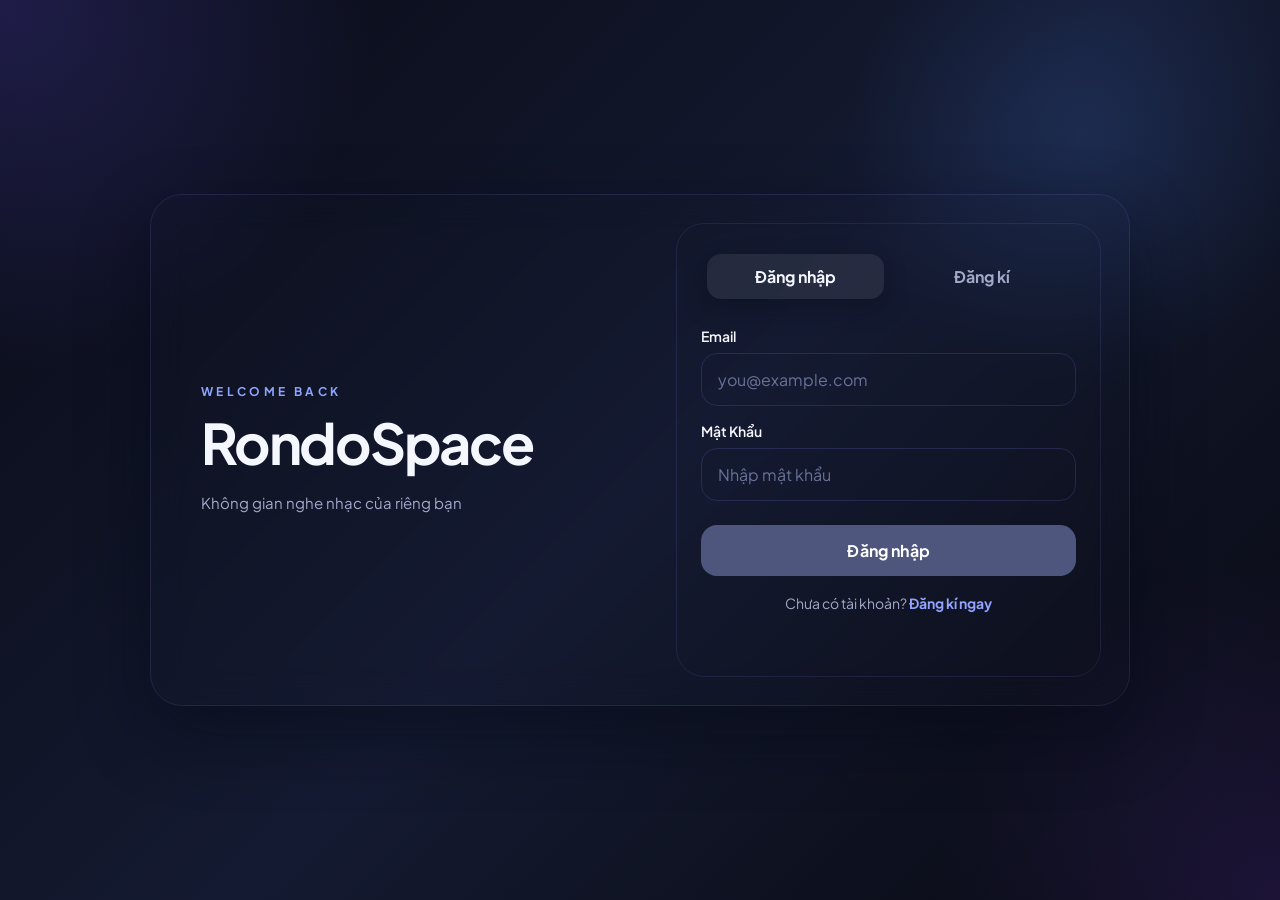
<file: root/index.html>
<!DOCTYPE html>
<html lang="vi">
<head>
  <meta charset="UTF-8">
  <meta name="viewport" content="width=device-width, initial-scale=1.0">
  <title>RondoSpace</title>
  <link rel="preconnect" href="https://fonts.googleapis.com">
  <link rel="preconnect" href="https://fonts.gstatic.com" crossorigin>
  <link href="https://fonts.googleapis.com/css2?family=Plus+Jakarta+Sans:wght@400;500;600;700&display=swap" rel="stylesheet">
  <link rel="stylesheet" href="../css/log-in.css">
</head>
<body>
  <main class="auth-shell">
    <section class="auth-card">
      <div class="auth-copy">
        <p class="eyebrow">WELCOME BACK</p>
        <h1>RondoSpace</h1>
        <p class="subtext">Không gian nghe nhạc của riêng bạn</p>
      </div>

      <div class="auth-panel">
        <div class="auth-tabs" role="tablist" aria-label="Authentication tabs">
          <button class="tab-button is-active" id="loginTab" type="button" data-target="loginPanel" aria-selected="true">
            Đăng nhập
          </button>
          <button class="tab-button" id="signupTab" type="button" data-target="signupPanel" aria-selected="false">
            Đăng kí
          </button>
        </div>

        <form class="auth-form is-active" id="loginPanel" novalidate>
          <div class="field">
            <label for="loginEmail">Email</label>
            <input id="loginEmail" name="email" type="email" placeholder="you@example.com" autocomplete="email">
          </div>

          <div class="field">
            <label for="loginPassword">Mật Khẩu</label>
            <input id="loginPassword" name="password" type="password" placeholder="Nhập mật khẩu" autocomplete="current-password">
          </div>

          <button class="submit-button" id="loginButton" type="submit" disabled>Đăng nhập</button>

          <p class="form-note">
            Chưa có tài khoản?
            <button class="inline-switch" type="button" data-switch="signupPanel">Đăng kí ngay</button>
          </p>
        </form>

        <form class="auth-form" id="signupPanel" novalidate hidden>
          <div class="field">
            <label for="signupEmail">Email</label>
            <input id="signupEmail" name="email" type="email" placeholder="you@example.com" autocomplete="email">
          </div>

          <div class="field">
            <label for="signupPassword">Mậu khẩu</label>
            <input id="signupPassword" name="password" type="password" placeholder="Tạo mật khẩu" autocomplete="new-password">
          </div>

          <div class="field">
            <label for="signupConfirmPassword">Nhập lại mật khẩu</label>
            <input id="signupConfirmPassword" name="confirmPassword" type="password" placeholder="Nhập lại mật khẩu" autocomplete="new-password">
          </div>

          <p class="field-warning" id="signupWarning" aria-live="polite"></p>

          <button class="submit-button" id="signupButton" type="submit" disabled>Đăng kí</button>

          <p class="form-note">
            Đã có tài khoản?
            <button class="inline-switch" type="button" data-switch="loginPanel">Quay lại đăng nhập</button>
          </p>
        </form>

        <p class="status-message" id="statusMessage" aria-live="polite"></p>
      </div>
    </section>
  </main>

  <script src="../js/log-in.js"></script>
</body>
</html>
</file>
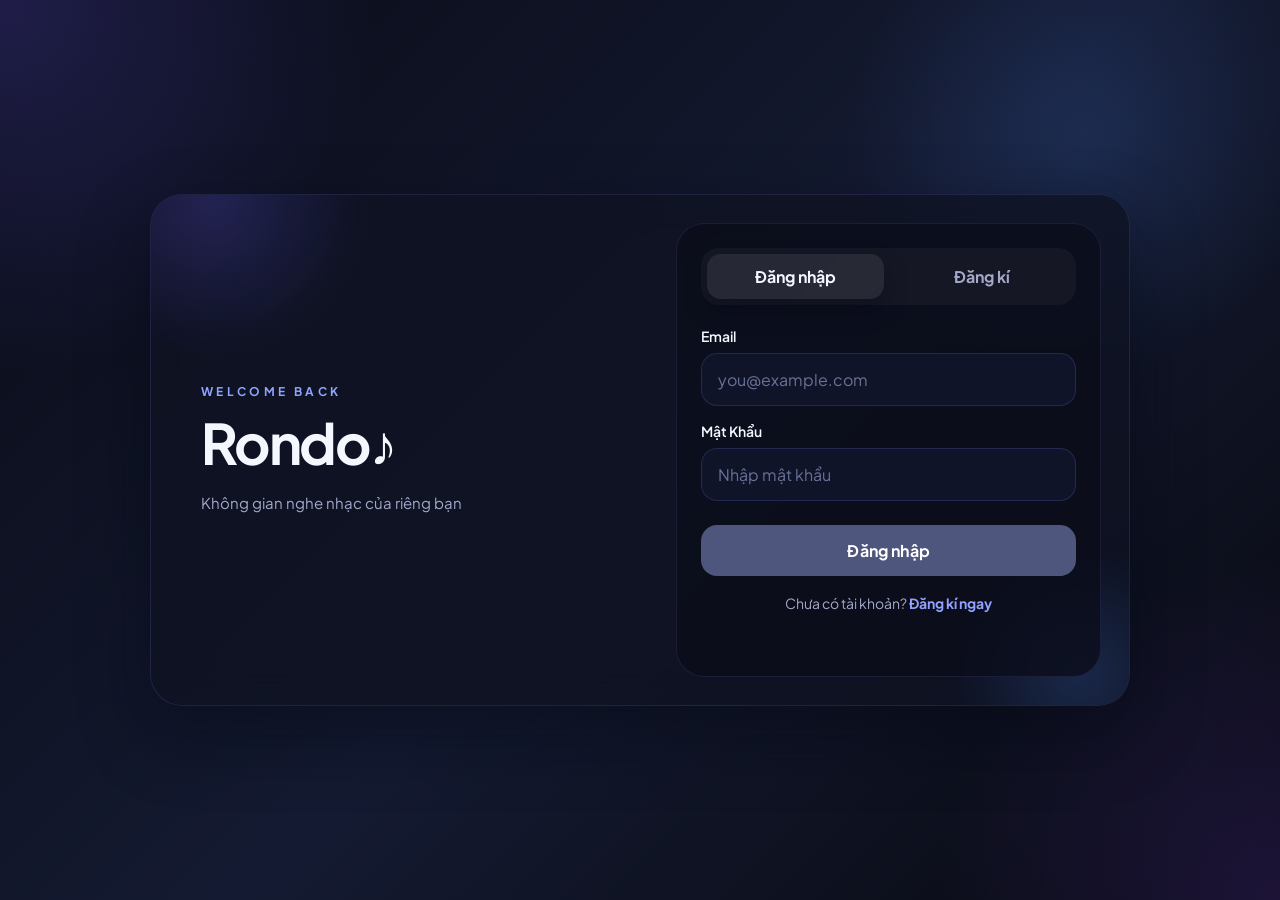
<file: log-in.html>
<!DOCTYPE html>
<html lang="vi">
<head>
  <meta charset="UTF-8">
  <meta name="viewport" content="width=device-width, initial-scale=1.0">
  <title>Rondo♪</title>
  <link rel="preconnect" href="https://fonts.googleapis.com">
  <link rel="preconnect" href="https://fonts.gstatic.com" crossorigin>
  <link href="https://fonts.googleapis.com/css2?family=Plus+Jakarta+Sans:wght@400;500;600;700&display=swap" rel="stylesheet">
  <link rel="stylesheet" href="log-in.css">
</head>
<body>
  <main class="auth-shell">
    <section class="auth-card">
      <div class="auth-copy">
        <p class="eyebrow">WELCOME BACK</p>
        <h1>Rondo♪</h1>
        <p class="subtext">Không gian nghe nhạc của riêng bạn</p>
      </div>

      <div class="auth-panel">
        <div class="auth-tabs" role="tablist" aria-label="Authentication tabs">
          <button class="tab-button is-active" id="loginTab" type="button" data-target="loginPanel" aria-selected="true">
            Đăng nhập
          </button>
          <button class="tab-button" id="signupTab" type="button" data-target="signupPanel" aria-selected="false">
            Đăng kí
          </button>
        </div>

        <form class="auth-form is-active" id="loginPanel" novalidate>
          <div class="field">
            <label for="loginEmail">Email</label>
            <input id="loginEmail" name="email" type="email" placeholder="you@example.com" autocomplete="email">
          </div>

          <div class="field">
            <label for="loginPassword">Mật Khẩu</label>
            <input id="loginPassword" name="password" type="password" placeholder="Nhập mật khẩu" autocomplete="current-password">
          </div>

          <button class="submit-button" id="loginButton" type="submit" disabled>Đăng nhập</button>

          <p class="form-note">
            Chưa có tài khoản?
            <button class="inline-switch" type="button" data-switch="signupPanel">Đăng kí ngay</button>
          </p>
        </form>

        <form class="auth-form" id="signupPanel" novalidate hidden>
          <div class="field">
            <label for="signupEmail">Email</label>
            <input id="signupEmail" name="email" type="email" placeholder="you@example.com" autocomplete="email">
          </div>

          <div class="field">
            <label for="signupPassword">Mật khẩu</label>
            <input id="signupPassword" name="password" type="password" placeholder="Tạo mật khẩu" autocomplete="new-password">
          </div>

          <div class="field">
            <label for="signupConfirmPassword">Nhập lại mật khẩu</label>
            <input id="signupConfirmPassword" name="confirmPassword" type="password" placeholder="Nhập lại mật khẩu" autocomplete="new-password">
          </div>

          <p class="field-warning" id="signupWarning" aria-live="polite"></p>

          <button class="submit-button" id="signupButton" type="submit" disabled>Đăng kí</button>

          <p class="form-note">
            Đã có tài khoản?
            <button class="inline-switch" type="button" data-switch="loginPanel">Quay lại đăng nhập</button>
          </p>
        </form>

        <p class="status-message" id="statusMessage" aria-live="polite"></p>
      </div>
    </section>
  </main>

  <script src="log-in.js"></script>
</body>
</html>
</file>
<file: css/log-in.css>
:root {
  --bg: #090b16;
  --bg-accent: #141a31;
  --card: rgba(15, 18, 34, 0.78);
  --card-border: rgba(144, 138, 255, 0.14);
  --text: #f5f7ff;
  --muted: #a3a9c9;
  --input-bg: rgba(18, 22, 43, 0.88);
  --input-border: rgba(136, 128, 255, 0.18);
  --input-focus: #7d7cff;
  --button: linear-gradient(135deg, #6d5dfc 0%, #4d8dff 100%);
  --button-hover: linear-gradient(135deg, #7c6dff 0%, #66a1ff 100%);
  --button-disabled: #4f567d;
  --shadow: 0 28px 70px rgba(5, 8, 20, 0.48);
}

* {
  box-sizing: border-box;
}

html,
body {
  margin: 0;
  min-height: 100%;
  font-family: "Plus Jakarta Sans", sans-serif;
  color: var(--text);
}

body {
  min-height: 100vh;
  background:
    radial-gradient(circle at top left, rgba(109, 93, 252, 0.22), transparent 24%),
    radial-gradient(circle at 85% 15%, rgba(77, 141, 255, 0.16), transparent 18%),
    radial-gradient(circle at bottom right, rgba(134, 72, 255, 0.16), transparent 22%),
    linear-gradient(135deg, var(--bg) 0%, var(--bg-accent) 52%, #080910 100%);
}

.login-video-bg {
  position: fixed;
  inset: 0;
  width: 110vw;
  height: 110vh;
  object-fit: cover;
  z-index: -1;
  opacity: 0.5;
}

.auth-shell {
  min-height: 100vh;
  display: grid;
  place-items: center;
  padding: 24px;
}

.auth-card {
  width: min(980px, 100%);
  display: grid;
  grid-template-columns: 1.05fr 0.95fr;
  gap: 28px;
  padding: 28px;
  border: 1px solid var(--card-border);
  border-radius: 32px;
  /* background: var(--card); */
  box-shadow: var(--shadow);
  backdrop-filter: blur(18px);
  position: relative;
  overflow: hidden;
}

.auth-card::before {
  content: "";
  position: absolute;
  inset: -30% auto auto -10%;
  width: 320px;
  height: 320px;
  border-radius: 50%;
  /* background: radial-gradient(circle, rgba(109, 93, 252, 0.22), transparent 68%); */
  pointer-events: none;
}

.auth-card::after {
  content: "";
  position: absolute;
  right: -80px;
  bottom: -100px;
  width: 260px;
  height: 260px;
  border-radius: 50%;
  /* background: radial-gradient(circle, rgba(77, 141, 255, 0.18), transparent 70%); */
  pointer-events: none;
}

.auth-copy {
  padding: 22px;
  display: flex;
  flex-direction: column;
  justify-content: center;
}

.eyebrow {
  margin: 0 0 14px;
  font-size: 12px;
  font-weight: 700;
  letter-spacing: 0.28em;
  color: #8ea4ff;
}

.auth-copy h1 {
  margin: 0;
  font-size: clamp(34px, 5vw, 56px);
  line-height: 1.05;
  letter-spacing: -0.04em;
}

.subtext {
  margin: 18px 0 0;
  max-width: 480px;
  font-size: 15px;
  line-height: 1.7;
  color: var(--muted);
}

.auth-panel {
  border-radius: 28px;
  padding: 24px;
  /* background: rgba(11, 14, 28, 0.82); */
  border: 1px solid rgba(144, 138, 255, 0.12);
  position: relative;
  z-index: 1;
}

.auth-tabs {
  display: grid;
  grid-template-columns: repeat(2, 1fr);
  gap: 10px;
  margin-bottom: 22px;
  padding: 6px;
  border-radius: 18px;
  /* background: rgba(255, 255, 255, 0.04); */
}

.tab-button {
  border: 0;
  border-radius: 14px;
  padding: 12px 16px;
  font: inherit;
  font-weight: 700;
  color: var(--muted);
  background: transparent;
  cursor: pointer;
  transition: 0.22s ease;
}

.tab-button.is-active {
  color: var(--text);
  background: rgba(255, 255, 255, 0.08);
  box-shadow: 0 10px 24px rgba(8, 10, 24, 0.3);
}

.auth-form {
  display: none;
  opacity: 0;
  transition: opacity 0.22s ease;
}

.auth-form.is-active {
  display: block;
  opacity: 1;
}

.auth-form.is-leaving {
  display: block;
  opacity: 0;
}

/* Grid trick để animate height mượt */
.auth-form-grid {
  display: grid;
  grid-template-rows: 0fr;
  transition: grid-template-rows 0.35s cubic-bezier(0.4, 0, 0.2, 1);
  overflow: hidden;
  pointer-events: none;
}

.auth-form-grid.is-open {
  grid-template-rows: 1fr;
  pointer-events: auto;
}

.auth-form-grid > .auth-form {
  overflow: hidden;
  display: block;
  opacity: 0;
  transition: opacity 0.22s ease 0.1s;
  pointer-events: none;
}

.auth-form-grid.is-open > .auth-form {
  opacity: 1;
  pointer-events: auto;
}

.field {
  margin-bottom: 16px;
}

.field label {
  display: block;
  margin-bottom: 8px;
  font-size: 14px;
  font-weight: 600;
}

.field input {
  width: 100%;
  border: 1px solid var(--input-border);
  border-radius: 16px;
  padding: 15px 16px;
  font: inherit;
  color: var(--text);
  background: transparent;
  outline: none;
  transition: border-color 0.2s ease, box-shadow 0.2s ease, transform 0.2s ease;
}

.field input:focus {
  border-color: var(--input-focus);
  box-shadow: 0 0 0 4px rgba(125, 124, 255, 0.16);
  transform: translateY(-1px);
}

.field input::placeholder {
  color: #697198;
}

.field-warning {
  min-height: 18px;
  margin: -4px 0 10px;
  font-size: 13px;
  font-weight: 600;
  color: #ff8ca8;
}

.submit-button {
  width: 100%;
  margin-top: 8px;
  border: 0;
  border-radius: 16px;
  padding: 15px 18px;
  font: inherit;
  font-weight: 700;
  letter-spacing: 0.01em;
  color: #fff;
  background: var(--button);
  cursor: pointer;
  transition: background 0.2s ease, transform 0.2s ease, opacity 0.2s ease;
  box-shadow: 0 18px 35px rgba(55, 83, 210, 0.28);
}

.submit-button:hover:not(:disabled) {
  background: var(--button-hover);
  transform: translateY(-1px);
}

.submit-button:disabled {
  background: var(--button-disabled);
  cursor: not-allowed;
  box-shadow: none;
}

.form-note {
  margin: 18px 0 0;
  font-size: 14px;
  color: var(--muted);
  text-align: center;
}

.inline-switch {
  border: 0;
  padding: 0;
  font: inherit;
  font-weight: 700;
  color: #91a2ff;
  background: transparent;
  cursor: pointer;
}

.status-message {
  min-height: 22px;
  margin: 18px 0 0;
  font-size: 14px;
  font-weight: 600;
  color: #91a2ff;
  text-align: center;
}

@media (max-width: 860px) {
  .auth-card {
    grid-template-columns: 1fr;
    gap: 18px;
  }

  .auth-copy,
  .auth-panel {
    padding: 20px;
  }
}

@media (max-width: 480px) {
  .auth-shell {
    padding: 16px;
  }

  .auth-card {
    padding: 16px;
    border-radius: 24px;
  }

  .auth-copy h1 {
    font-size: 32px;
  }

  .auth-panel {
    border-radius: 22px;
  }
}
</file>
<file: log-in.css>
:root {
  --bg: #090b16;
  --bg-accent: #141a31;
  --card: rgba(15, 18, 34, 0.78);
  --card-border: rgba(144, 138, 255, 0.14);
  --text: #f5f7ff;
  --muted: #a3a9c9;
  --input-bg: rgba(18, 22, 43, 0.88);
  --input-border: rgba(136, 128, 255, 0.18);
  --input-focus: #7d7cff;
  --button: linear-gradient(135deg, #6d5dfc 0%, #4d8dff 100%);
  --button-hover: linear-gradient(135deg, #7c6dff 0%, #66a1ff 100%);
  --button-disabled: #4f567d;
  --shadow: 0 28px 70px rgba(5, 8, 20, 0.48);
}

* {
  box-sizing: border-box;
}

html,
body {
  margin: 0;
  min-height: 100%;
  font-family: "Plus Jakarta Sans", sans-serif;
  color: var(--text);
}

body {
  min-height: 100vh;
  background:
    radial-gradient(circle at top left, rgba(109, 93, 252, 0.22), transparent 24%),
    radial-gradient(circle at 85% 15%, rgba(77, 141, 255, 0.16), transparent 18%),
    radial-gradient(circle at bottom right, rgba(134, 72, 255, 0.16), transparent 22%),
    linear-gradient(135deg, var(--bg) 0%, var(--bg-accent) 52%, #080910 100%);
}

.auth-shell {
  min-height: 100vh;
  display: grid;
  place-items: center;
  padding: 24px;
}

.auth-card {
  width: min(980px, 100%);
  display: grid;
  grid-template-columns: 1.05fr 0.95fr;
  gap: 28px;
  padding: 28px;
  border: 1px solid var(--card-border);
  border-radius: 32px;
  background: var(--card);
  box-shadow: var(--shadow);
  backdrop-filter: blur(18px);
  position: relative;
  overflow: hidden;
}

.auth-card::before {
  content: "";
  position: absolute;
  inset: -30% auto auto -10%;
  width: 320px;
  height: 320px;
  border-radius: 50%;
  background: radial-gradient(circle, rgba(109, 93, 252, 0.22), transparent 68%);
  pointer-events: none;
}

.auth-card::after {
  content: "";
  position: absolute;
  right: -80px;
  bottom: -100px;
  width: 260px;
  height: 260px;
  border-radius: 50%;
  background: radial-gradient(circle, rgba(77, 141, 255, 0.18), transparent 70%);
  pointer-events: none;
}

.auth-copy {
  padding: 22px;
  display: flex;
  flex-direction: column;
  justify-content: center;
}

.eyebrow {
  margin: 0 0 14px;
  font-size: 12px;
  font-weight: 700;
  letter-spacing: 0.28em;
  color: #8ea4ff;
}

.auth-copy h1 {
  margin: 0;
  font-size: clamp(34px, 5vw, 56px);
  line-height: 1.05;
  letter-spacing: -0.04em;
}

.subtext {
  margin: 18px 0 0;
  max-width: 480px;
  font-size: 15px;
  line-height: 1.7;
  color: var(--muted);
}

.auth-panel {
  border-radius: 28px;
  padding: 24px;
  background: rgba(11, 14, 28, 0.82);
  border: 1px solid rgba(144, 138, 255, 0.12);
  position: relative;
  z-index: 1;
}

.auth-tabs {
  display: grid;
  grid-template-columns: repeat(2, 1fr);
  gap: 10px;
  margin-bottom: 22px;
  padding: 6px;
  border-radius: 18px;
  background: rgba(255, 255, 255, 0.04);
}

.tab-button {
  border: 0;
  border-radius: 14px;
  padding: 12px 16px;
  font: inherit;
  font-weight: 700;
  color: var(--muted);
  background: transparent;
  cursor: pointer;
  transition: 0.22s ease;
}

.tab-button.is-active {
  color: var(--text);
  background: rgba(255, 255, 255, 0.08);
  box-shadow: 0 10px 24px rgba(8, 10, 24, 0.3);
}

.auth-form {
  display: none;
}

.auth-form.is-active {
  display: block;
}

.field {
  margin-bottom: 16px;
}

.field label {
  display: block;
  margin-bottom: 8px;
  font-size: 14px;
  font-weight: 600;
}

.field input {
  width: 100%;
  border: 1px solid var(--input-border);
  border-radius: 16px;
  padding: 15px 16px;
  font: inherit;
  color: var(--text);
  background: var(--input-bg);
  outline: none;
  transition: border-color 0.2s ease, box-shadow 0.2s ease, transform 0.2s ease;
}

.field input:focus {
  border-color: var(--input-focus);
  box-shadow: 0 0 0 4px rgba(125, 124, 255, 0.16);
  transform: translateY(-1px);
}

.field input::placeholder {
  color: #697198;
}

.field-warning {
  min-height: 18px;
  margin: -4px 0 10px;
  font-size: 13px;
  font-weight: 600;
  color: #ff8ca8;
}

.submit-button {
  width: 100%;
  margin-top: 8px;
  border: 0;
  border-radius: 16px;
  padding: 15px 18px;
  font: inherit;
  font-weight: 700;
  letter-spacing: 0.01em;
  color: #fff;
  background: var(--button);
  cursor: pointer;
  transition: background 0.2s ease, transform 0.2s ease, opacity 0.2s ease;
  box-shadow: 0 18px 35px rgba(55, 83, 210, 0.28);
}

.submit-button:hover:not(:disabled) {
  background: var(--button-hover);
  transform: translateY(-1px);
}

.submit-button:disabled {
  background: var(--button-disabled);
  cursor: not-allowed;
  box-shadow: none;
}

.form-note {
  margin: 18px 0 0;
  font-size: 14px;
  color: var(--muted);
  text-align: center;
}

.inline-switch {
  border: 0;
  padding: 0;
  font: inherit;
  font-weight: 700;
  color: #91a2ff;
  background: transparent;
  cursor: pointer;
}

.status-message {
  min-height: 22px;
  margin: 18px 0 0;
  font-size: 14px;
  font-weight: 600;
  color: #91a2ff;
  text-align: center;
}

@media (max-width: 860px) {
  .auth-card {
    grid-template-columns: 1fr;
    gap: 18px;
  }

  .auth-copy,
  .auth-panel {
    padding: 20px;
  }
}

@media (max-width: 480px) {
  .auth-shell {
    padding: 16px;
  }

  .auth-card {
    padding: 16px;
    border-radius: 24px;
  }

  .auth-copy h1 {
    font-size: 32px;
  }

  .auth-panel {
    border-radius: 22px;
  }
}
</file>
